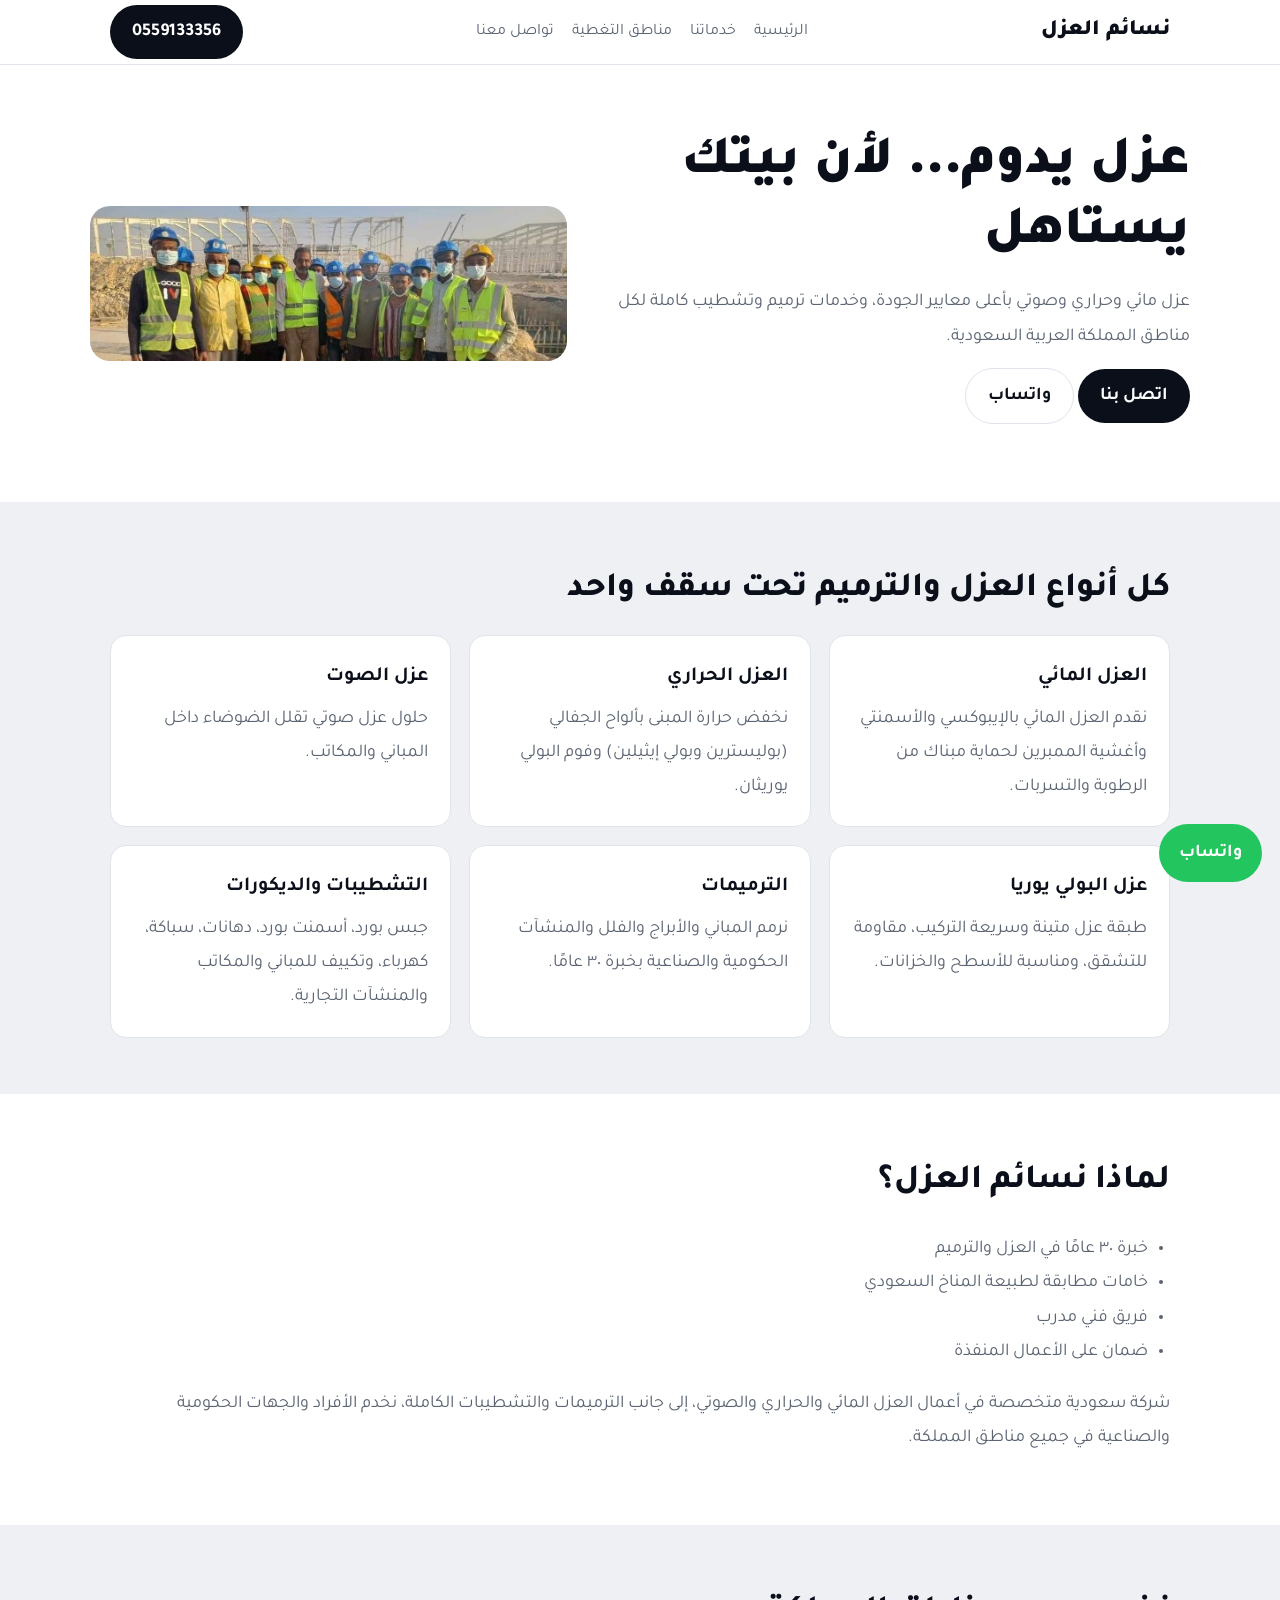
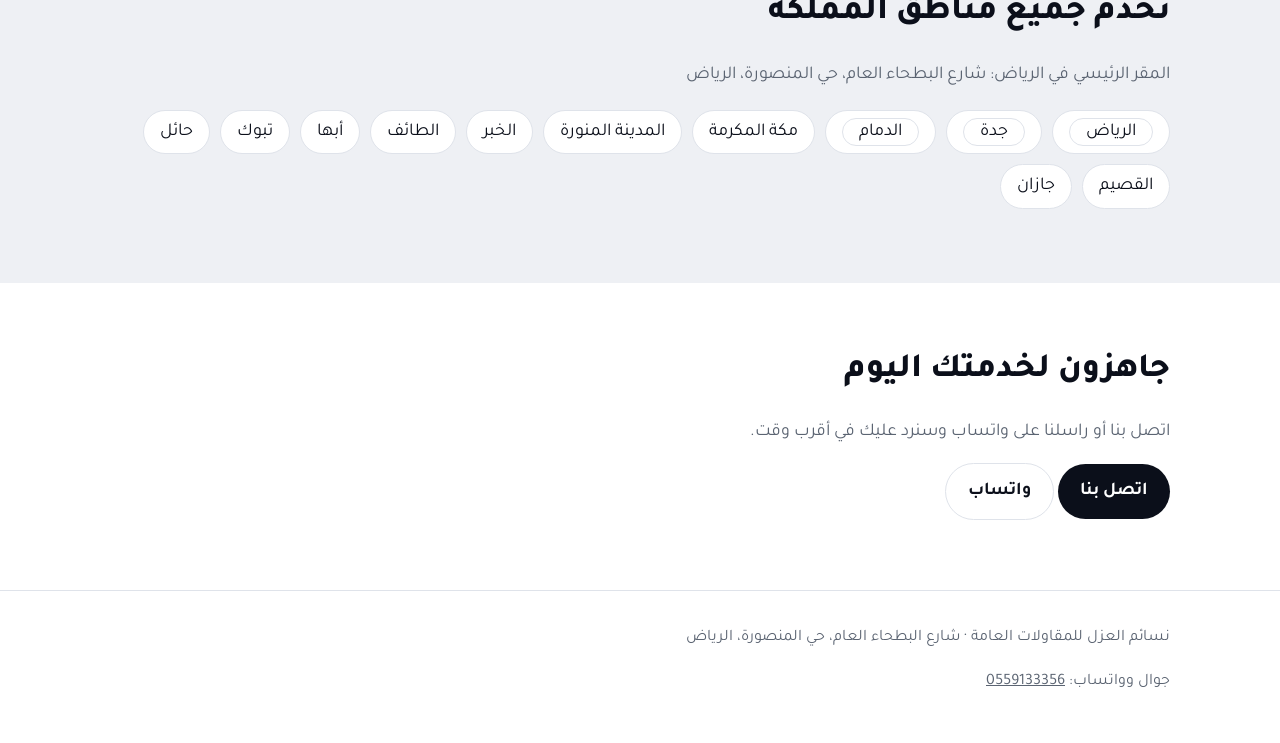
<file: index.html>
<!DOCTYPE html><html lang="ar" dir="rtl"><head><meta charset="UTF-8"><meta name="viewport" content="width=device-width,initial-scale=1">
<title>عزل مائي وحراري وصوتي وترميمات في السعودية | نسائم العزل للمقاولات العامة</title><meta name="description" content="نسائم العزل للمقاولات العامة: ٣٠ عامًا من الخبرة في العزل المائي والحراري والصوتي والترميمات والتشطيبات لجميع مناطق المملكة العربية السعودية."><link rel="canonical" href="https://bwewebs.github.io/Nasaim-Al-Azl/">
<meta property="og:title" content="عزل مائي وحراري وصوتي وترميمات في السعودية"><meta property="og:description" content="نسائم العزل للمقاولات العامة: ٣٠ عامًا من الخبرة في العزل المائي والحراري والصوتي والترميمات والتشطيبات لجميع مناطق المملكة العربية السعودية."><meta property="og:locale" content="ar_SA">
<link href="https://fonts.googleapis.com/css2?family=Tajawal:wght@400;500;700;900&display=swap" rel="stylesheet"><link rel="stylesheet" href="style.css"><script type="application/ld+json">{"@context":"https://schema.org","@type":"HomeAndConstructionBusiness","name":"نسائم العزل للمقاولات العامة","telephone":"+966559133356","url":"https://bwewebs.github.io/Nasaim-Al-Azl/","address":{"@type":"PostalAddress","streetAddress":"شارع البطحاء العام، حي المنصورة","addressLocality":"الرياض","addressCountry":"SA"},"areaServed":"SA"}</script></head><body>
<header><div class="w"><a class="logo" href="index.html">نسائم العزل</a><nav><a href="index.html">الرئيسية</a><a href="index.html#services">خدماتنا</a><a href="index.html#cities">مناطق التغطية</a><a href="index.html#contact">تواصل معنا</a></nav><a class="btn" href="tel:0559133356">0559133356</a></div></header>
<main><section class="w hero"><div><h1>عزل يدوم... لأن بيتك يستاهل</h1><p>عزل مائي وحراري وصوتي بأعلى معايير الجودة، وخدمات ترميم وتشطيب كاملة لكل مناطق المملكة العربية السعودية.</p><p><a class="btn" href="tel:0559133356">اتصل بنا</a> <a class="btn o" href="https://wa.me/966559133356">واتساب</a></p></div><img src="images/hero.jpg" alt="فريق نسائم العزل أثناء تنفيذ أعمال العزل" onerror="this.remove()"></section>
<section class="sec alt" id="services"><div class="w"><h2>كل أنواع العزل والترميم تحت سقف واحد</h2><div class="g"><a class="card" href="service-waterproofing.html"><h3>العزل المائي</h3><p>نقدم العزل المائي بالإيبوكسي والأسمنتي وأغشية الممبرين لحماية مبناك من الرطوبة والتسربات.</p></a><a class="card" href="service-thermal.html"><h3>العزل الحراري</h3><p>نخفض حرارة المبنى بألواح الجفالي (بوليسترين وبولي إيثيلين) وفوم البولي يوريثان.</p></a><a class="card" href="service-sound.html"><h3>عزل الصوت</h3><p>حلول عزل صوتي تقلل الضوضاء داخل المباني والمكاتب.</p></a><a class="card" href="service-polyurea.html"><h3>عزل البولي يوريا</h3><p>طبقة عزل متينة وسريعة التركيب، مقاومة للتشقق، ومناسبة للأسطح والخزانات.</p></a><a class="card" href="service-renovation.html"><h3>الترميمات</h3><p>نرمم المباني والأبراج والفلل والمنشآت الحكومية والصناعية بخبرة ٣٠ عامًا.</p></a><a class="card" href="service-finishing.html"><h3>التشطيبات والديكورات</h3><p>جبس بورد، أسمنت بورد، دهانات، سباكة، كهرباء، وتكييف للمباني والمكاتب والمنشآت التجارية.</p></a></div></div></section>
<section class="sec"><div class="w"><h2>لماذا نسائم العزل؟</h2><ul class='l'><li>خبرة ٣٠ عامًا في العزل والترميم</li><li>خامات مطابقة لطبيعة المناخ السعودي</li><li>فريق فني مدرب</li><li>ضمان على الأعمال المنفذة</li></ul><p>شركة سعودية متخصصة في أعمال العزل المائي والحراري والصوتي، إلى جانب الترميمات والتشطيبات الكاملة، نخدم الأفراد والجهات الحكومية والصناعية في جميع مناطق المملكة.</p></div></section>
<section class="sec alt" id="cities"><div class="w"><h2>نخدم جميع مناطق المملكة</h2><p>المقر الرئيسي في الرياض: شارع البطحاء العام، حي المنصورة، الرياض</p><ul class="tags"><li><a href="city-riyadh.html">الرياض</a></li><li><a href="city-jeddah.html">جدة</a></li><li><a href="city-dammam.html">الدمام</a></li><li>مكة المكرمة</li><li>المدينة المنورة</li><li>الخبر</li><li>الطائف</li><li>أبها</li><li>تبوك</li><li>حائل</li><li>القصيم</li><li>جازان</li></ul></div></section>
<section class="sec" id="contact"><div class="w"><h2>جاهزون لخدمتك اليوم</h2><p>اتصل بنا أو راسلنا على واتساب وسنرد عليك في أقرب وقت.</p><p><a class="btn" href="tel:0559133356">اتصل بنا</a> <a class="btn o" href="https://wa.me/966559133356">واتساب</a></p></div></section></main>
<footer><div class="w"><p>نسائم العزل للمقاولات العامة · شارع البطحاء العام، حي المنصورة، الرياض</p><p>جوال وواتساب: <a href="tel:0559133356">0559133356</a></p></div></footer>
<a class="wa" href="https://wa.me/966559133356">واتساب</a></body></html>
</file>
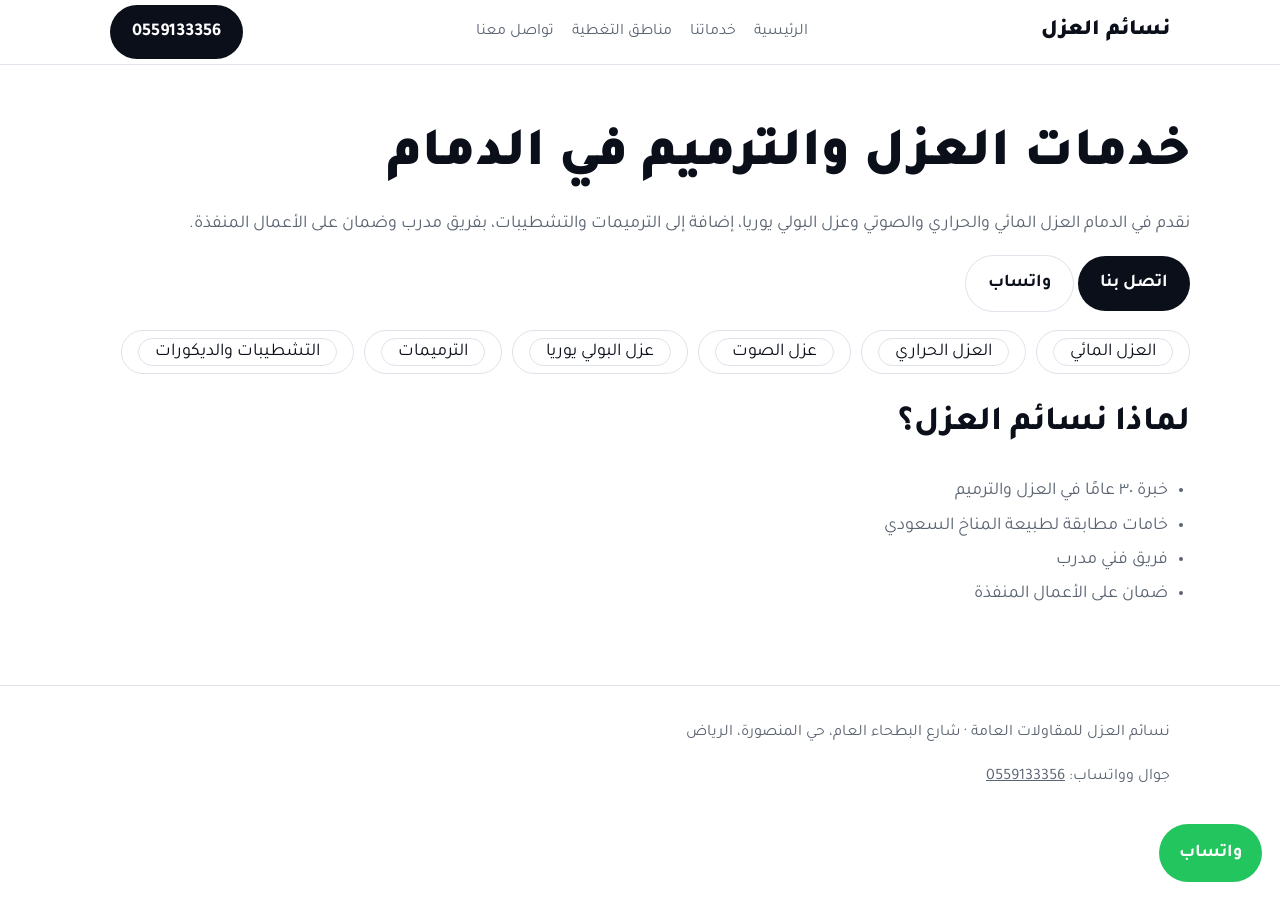
<file: city-dammam.html>
<!DOCTYPE html><html lang="ar" dir="rtl"><head><meta charset="UTF-8"><meta name="viewport" content="width=device-width,initial-scale=1">
<title>خدمات العزل والترميم في الدمام | نسائم العزل للمقاولات العامة</title><meta name="description" content="شركة نسائم العزل: عزل مائي وحراري وصوتي وترميمات وتشطيبات في الدمام بخبرة ٣٠ عامًا."><link rel="canonical" href="https://bwewebs.github.io/Nasaim-Al-Azl/city-dammam.html">
<meta property="og:title" content="خدمات العزل والترميم في الدمام"><meta property="og:description" content="شركة نسائم العزل: عزل مائي وحراري وصوتي وترميمات وتشطيبات في الدمام بخبرة ٣٠ عامًا."><meta property="og:locale" content="ar_SA">
<link href="https://fonts.googleapis.com/css2?family=Tajawal:wght@400;500;700;900&display=swap" rel="stylesheet"><link rel="stylesheet" href="style.css"></head><body>
<header><div class="w"><a class="logo" href="index.html">نسائم العزل</a><nav><a href="index.html">الرئيسية</a><a href="index.html#services">خدماتنا</a><a href="index.html#cities">مناطق التغطية</a><a href="index.html#contact">تواصل معنا</a></nav><a class="btn" href="tel:0559133356">0559133356</a></div></header>
<main class="w sec"><h1>خدمات العزل والترميم في الدمام</h1><p>نقدم في الدمام العزل المائي والحراري والصوتي وعزل البولي يوريا، إضافة إلى الترميمات والتشطيبات، بفريق مدرب وضمان على الأعمال المنفذة.</p><p><a class="btn" href="tel:0559133356">اتصل بنا</a> <a class="btn o" href="https://wa.me/966559133356">واتساب</a></p><ul class="tags"><li><a href="service-waterproofing.html">العزل المائي</a></li><li><a href="service-thermal.html">العزل الحراري</a></li><li><a href="service-sound.html">عزل الصوت</a></li><li><a href="service-polyurea.html">عزل البولي يوريا</a></li><li><a href="service-renovation.html">الترميمات</a></li><li><a href="service-finishing.html">التشطيبات والديكورات</a></li></ul><h2>لماذا نسائم العزل؟</h2><ul class='l'><li>خبرة ٣٠ عامًا في العزل والترميم</li><li>خامات مطابقة لطبيعة المناخ السعودي</li><li>فريق فني مدرب</li><li>ضمان على الأعمال المنفذة</li></ul></main>
<footer><div class="w"><p>نسائم العزل للمقاولات العامة · شارع البطحاء العام، حي المنصورة، الرياض</p><p>جوال وواتساب: <a href="tel:0559133356">0559133356</a></p></div></footer>
<a class="wa" href="https://wa.me/966559133356">واتساب</a></body></html>
</file>
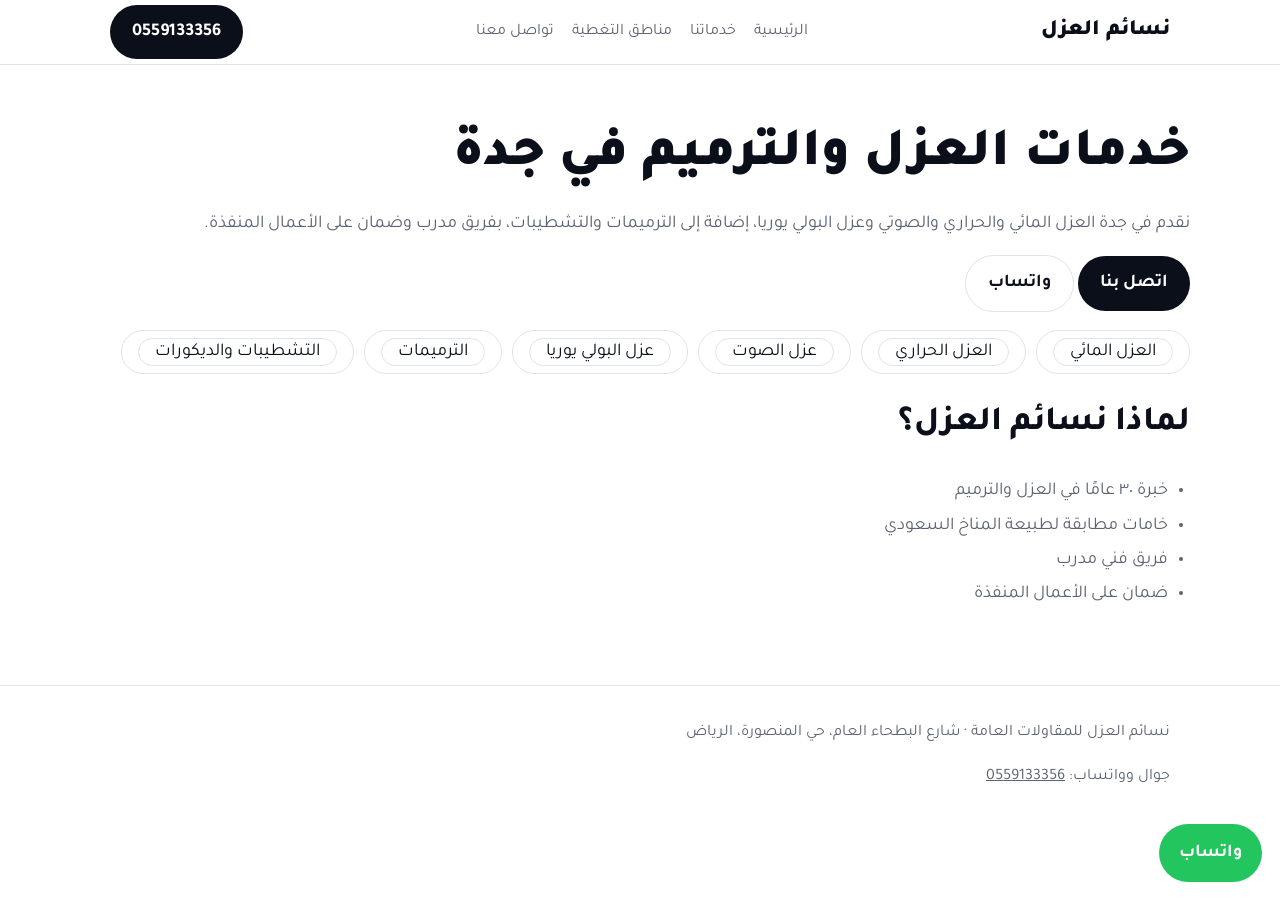
<file: city-jeddah.html>
<!DOCTYPE html><html lang="ar" dir="rtl"><head><meta charset="UTF-8"><meta name="viewport" content="width=device-width,initial-scale=1">
<title>خدمات العزل والترميم في جدة | نسائم العزل للمقاولات العامة</title><meta name="description" content="شركة نسائم العزل: عزل مائي وحراري وصوتي وترميمات وتشطيبات في جدة بخبرة ٣٠ عامًا."><link rel="canonical" href="https://bwewebs.github.io/Nasaim-Al-Azl/city-jeddah.html">
<meta property="og:title" content="خدمات العزل والترميم في جدة"><meta property="og:description" content="شركة نسائم العزل: عزل مائي وحراري وصوتي وترميمات وتشطيبات في جدة بخبرة ٣٠ عامًا."><meta property="og:locale" content="ar_SA">
<link href="https://fonts.googleapis.com/css2?family=Tajawal:wght@400;500;700;900&display=swap" rel="stylesheet"><link rel="stylesheet" href="style.css"></head><body>
<header><div class="w"><a class="logo" href="index.html">نسائم العزل</a><nav><a href="index.html">الرئيسية</a><a href="index.html#services">خدماتنا</a><a href="index.html#cities">مناطق التغطية</a><a href="index.html#contact">تواصل معنا</a></nav><a class="btn" href="tel:0559133356">0559133356</a></div></header>
<main class="w sec"><h1>خدمات العزل والترميم في جدة</h1><p>نقدم في جدة العزل المائي والحراري والصوتي وعزل البولي يوريا، إضافة إلى الترميمات والتشطيبات، بفريق مدرب وضمان على الأعمال المنفذة.</p><p><a class="btn" href="tel:0559133356">اتصل بنا</a> <a class="btn o" href="https://wa.me/966559133356">واتساب</a></p><ul class="tags"><li><a href="service-waterproofing.html">العزل المائي</a></li><li><a href="service-thermal.html">العزل الحراري</a></li><li><a href="service-sound.html">عزل الصوت</a></li><li><a href="service-polyurea.html">عزل البولي يوريا</a></li><li><a href="service-renovation.html">الترميمات</a></li><li><a href="service-finishing.html">التشطيبات والديكورات</a></li></ul><h2>لماذا نسائم العزل؟</h2><ul class='l'><li>خبرة ٣٠ عامًا في العزل والترميم</li><li>خامات مطابقة لطبيعة المناخ السعودي</li><li>فريق فني مدرب</li><li>ضمان على الأعمال المنفذة</li></ul></main>
<footer><div class="w"><p>نسائم العزل للمقاولات العامة · شارع البطحاء العام، حي المنصورة، الرياض</p><p>جوال وواتساب: <a href="tel:0559133356">0559133356</a></p></div></footer>
<a class="wa" href="https://wa.me/966559133356">واتساب</a></body></html>
</file>
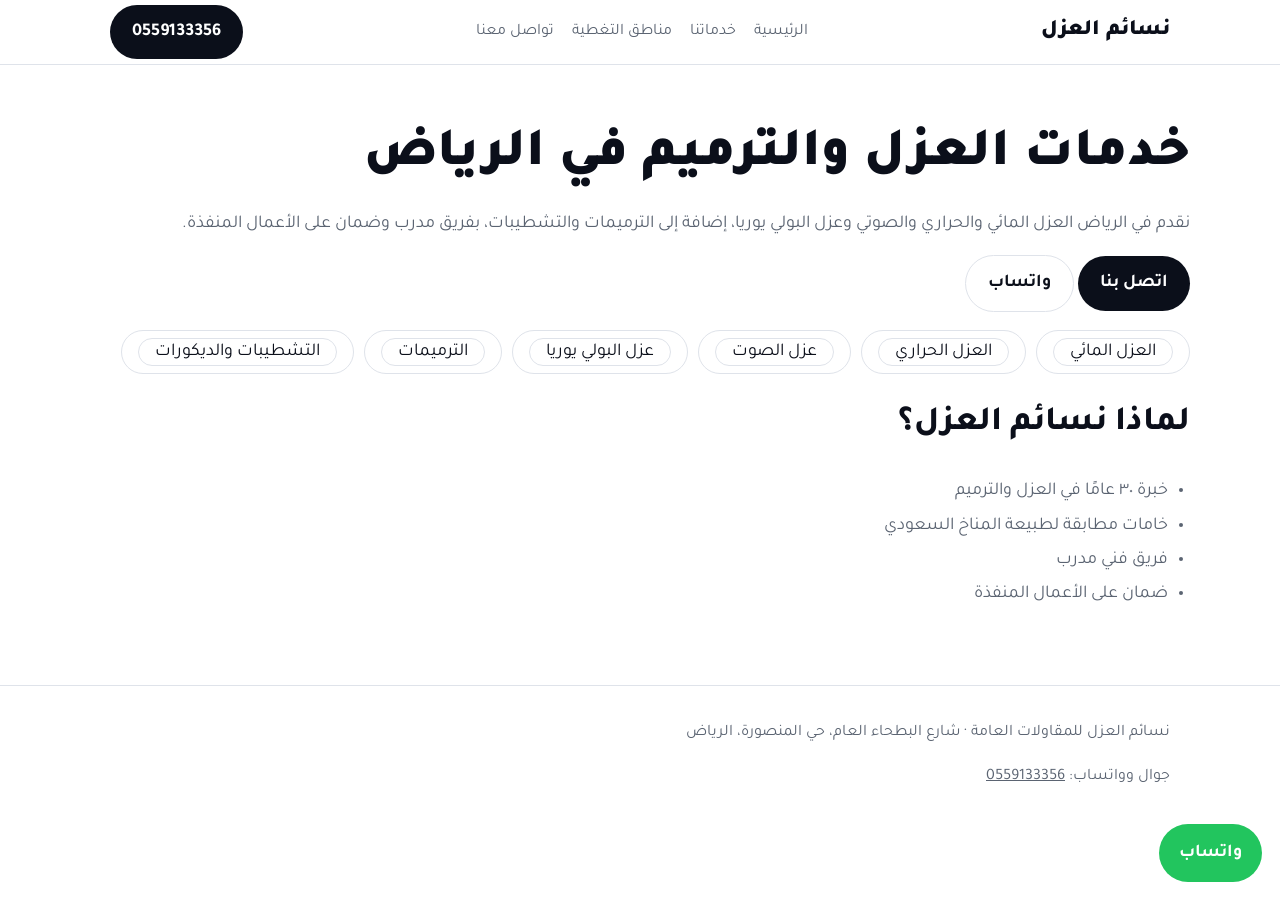
<file: city-riyadh.html>
<!DOCTYPE html><html lang="ar" dir="rtl"><head><meta charset="UTF-8"><meta name="viewport" content="width=device-width,initial-scale=1">
<title>خدمات العزل والترميم في الرياض | نسائم العزل للمقاولات العامة</title><meta name="description" content="شركة نسائم العزل: عزل مائي وحراري وصوتي وترميمات وتشطيبات في الرياض بخبرة ٣٠ عامًا."><link rel="canonical" href="https://bwewebs.github.io/Nasaim-Al-Azl/city-riyadh.html">
<meta property="og:title" content="خدمات العزل والترميم في الرياض"><meta property="og:description" content="شركة نسائم العزل: عزل مائي وحراري وصوتي وترميمات وتشطيبات في الرياض بخبرة ٣٠ عامًا."><meta property="og:locale" content="ar_SA">
<link href="https://fonts.googleapis.com/css2?family=Tajawal:wght@400;500;700;900&display=swap" rel="stylesheet"><link rel="stylesheet" href="style.css"></head><body>
<header><div class="w"><a class="logo" href="index.html">نسائم العزل</a><nav><a href="index.html">الرئيسية</a><a href="index.html#services">خدماتنا</a><a href="index.html#cities">مناطق التغطية</a><a href="index.html#contact">تواصل معنا</a></nav><a class="btn" href="tel:0559133356">0559133356</a></div></header>
<main class="w sec"><h1>خدمات العزل والترميم في الرياض</h1><p>نقدم في الرياض العزل المائي والحراري والصوتي وعزل البولي يوريا، إضافة إلى الترميمات والتشطيبات، بفريق مدرب وضمان على الأعمال المنفذة.</p><p><a class="btn" href="tel:0559133356">اتصل بنا</a> <a class="btn o" href="https://wa.me/966559133356">واتساب</a></p><ul class="tags"><li><a href="service-waterproofing.html">العزل المائي</a></li><li><a href="service-thermal.html">العزل الحراري</a></li><li><a href="service-sound.html">عزل الصوت</a></li><li><a href="service-polyurea.html">عزل البولي يوريا</a></li><li><a href="service-renovation.html">الترميمات</a></li><li><a href="service-finishing.html">التشطيبات والديكورات</a></li></ul><h2>لماذا نسائم العزل؟</h2><ul class='l'><li>خبرة ٣٠ عامًا في العزل والترميم</li><li>خامات مطابقة لطبيعة المناخ السعودي</li><li>فريق فني مدرب</li><li>ضمان على الأعمال المنفذة</li></ul></main>
<footer><div class="w"><p>نسائم العزل للمقاولات العامة · شارع البطحاء العام، حي المنصورة، الرياض</p><p>جوال وواتساب: <a href="tel:0559133356">0559133356</a></p></div></footer>
<a class="wa" href="https://wa.me/966559133356">واتساب</a></body></html>
</file>
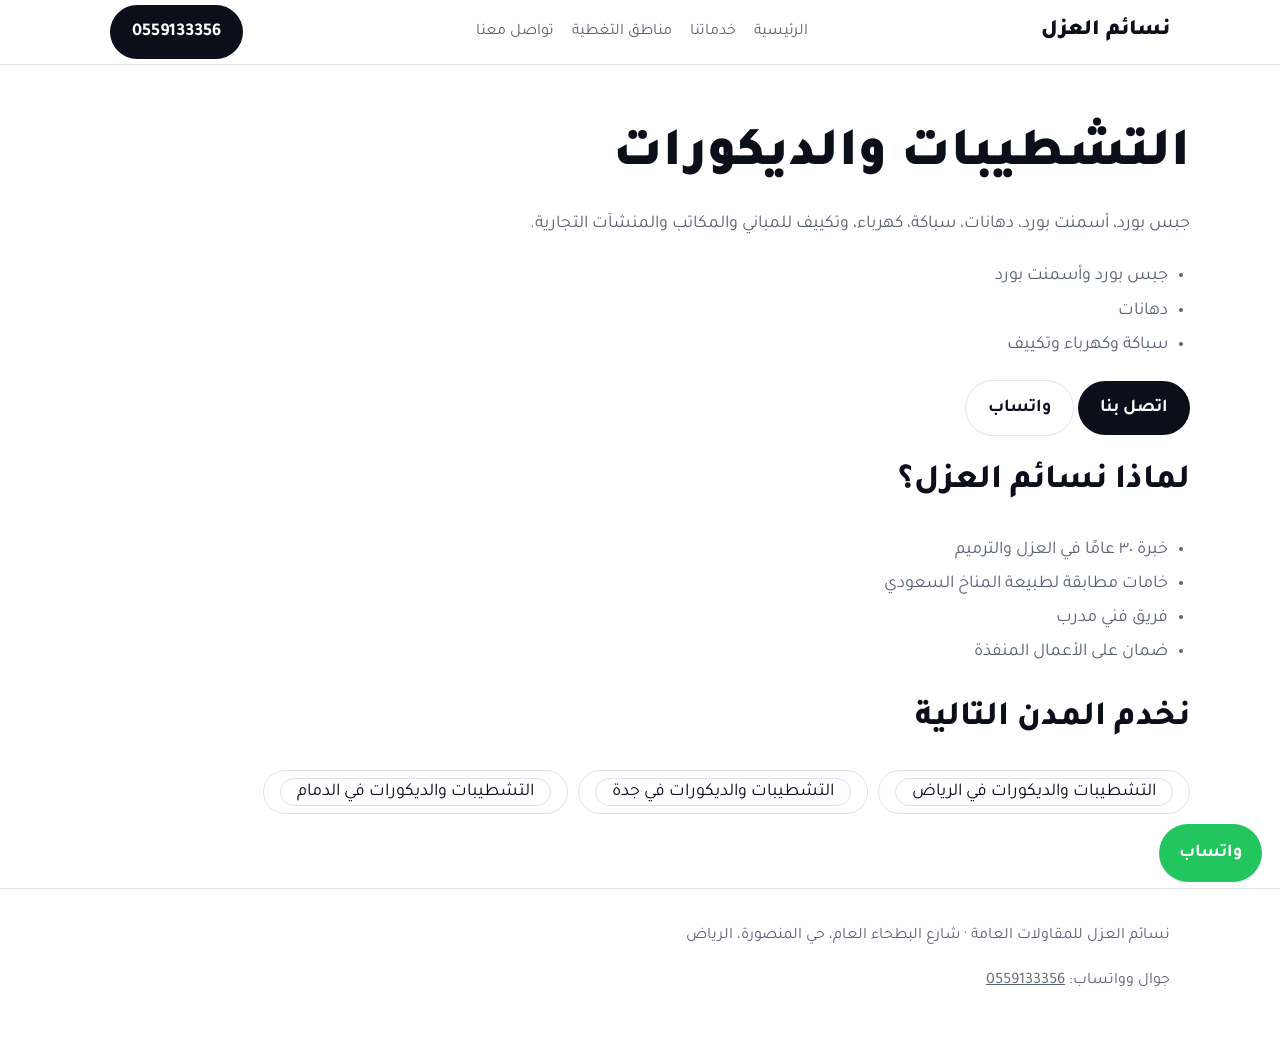
<file: service-finishing.html>
<!DOCTYPE html><html lang="ar" dir="rtl"><head><meta charset="UTF-8"><meta name="viewport" content="width=device-width,initial-scale=1">
<title>تشطيبات وديكورات للمباني والمكاتب | نسائم العزل للمقاولات العامة</title><meta name="description" content="جبس بورد، أسمنت بورد، دهانات، سباكة، كهرباء، وتكييف للمباني والمكاتب والمنشآت التجارية."><link rel="canonical" href="https://bwewebs.github.io/Nasaim-Al-Azl/service-finishing.html">
<meta property="og:title" content="تشطيبات وديكورات للمباني والمكاتب"><meta property="og:description" content="جبس بورد، أسمنت بورد، دهانات، سباكة، كهرباء، وتكييف للمباني والمكاتب والمنشآت التجارية."><meta property="og:locale" content="ar_SA">
<link href="https://fonts.googleapis.com/css2?family=Tajawal:wght@400;500;700;900&display=swap" rel="stylesheet"><link rel="stylesheet" href="style.css"></head><body>
<header><div class="w"><a class="logo" href="index.html">نسائم العزل</a><nav><a href="index.html">الرئيسية</a><a href="index.html#services">خدماتنا</a><a href="index.html#cities">مناطق التغطية</a><a href="index.html#contact">تواصل معنا</a></nav><a class="btn" href="tel:0559133356">0559133356</a></div></header>
<main class="w sec"><h1>التشطيبات والديكورات</h1><p>جبس بورد، أسمنت بورد، دهانات، سباكة، كهرباء، وتكييف للمباني والمكاتب والمنشآت التجارية.</p><ul class="l"><li>جبس بورد وأسمنت بورد</li><li>دهانات</li><li>سباكة وكهرباء وتكييف</li></ul><p><a class="btn" href="tel:0559133356">اتصل بنا</a> <a class="btn o" href="https://wa.me/966559133356">واتساب</a></p><h2>لماذا نسائم العزل؟</h2><ul class='l'><li>خبرة ٣٠ عامًا في العزل والترميم</li><li>خامات مطابقة لطبيعة المناخ السعودي</li><li>فريق فني مدرب</li><li>ضمان على الأعمال المنفذة</li></ul><h2>نخدم المدن التالية</h2><ul class="tags"><li><a href="city-riyadh.html">التشطيبات والديكورات في الرياض</a></li><li><a href="city-jeddah.html">التشطيبات والديكورات في جدة</a></li><li><a href="city-dammam.html">التشطيبات والديكورات في الدمام</a></li></ul></main>
<footer><div class="w"><p>نسائم العزل للمقاولات العامة · شارع البطحاء العام، حي المنصورة، الرياض</p><p>جوال وواتساب: <a href="tel:0559133356">0559133356</a></p></div></footer>
<a class="wa" href="https://wa.me/966559133356">واتساب</a></body></html>
</file>
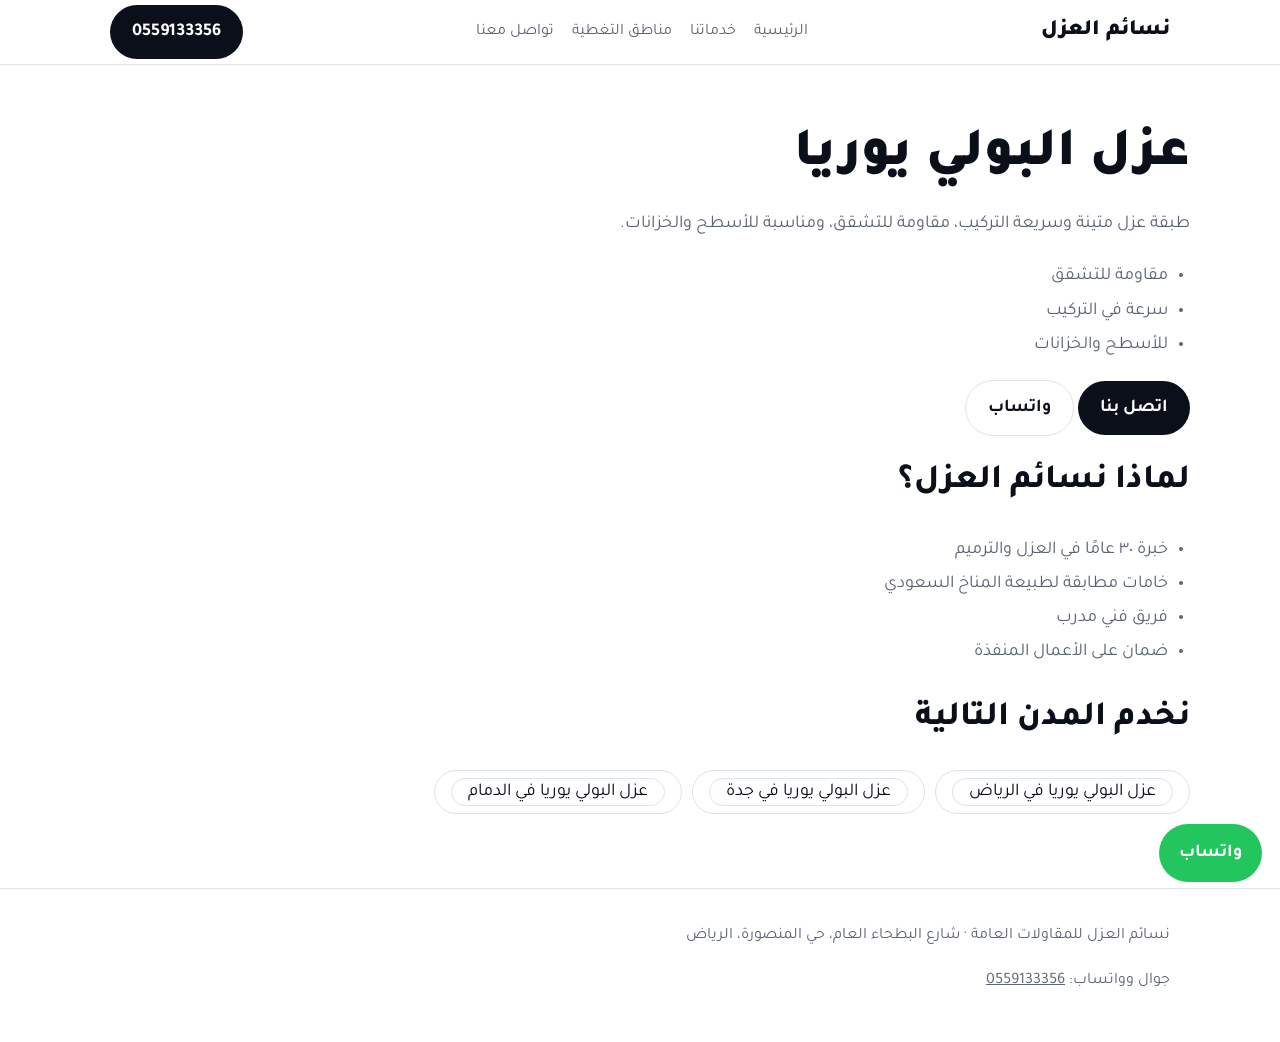
<file: service-polyurea.html>
<!DOCTYPE html><html lang="ar" dir="rtl"><head><meta charset="UTF-8"><meta name="viewport" content="width=device-width,initial-scale=1">
<title>عزل البولي يوريا للأسطح والخزانات | نسائم العزل للمقاولات العامة</title><meta name="description" content="طبقة عزل متينة وسريعة التركيب، مقاومة للتشقق، ومناسبة للأسطح والخزانات."><link rel="canonical" href="https://bwewebs.github.io/Nasaim-Al-Azl/service-polyurea.html">
<meta property="og:title" content="عزل البولي يوريا للأسطح والخزانات"><meta property="og:description" content="طبقة عزل متينة وسريعة التركيب، مقاومة للتشقق، ومناسبة للأسطح والخزانات."><meta property="og:locale" content="ar_SA">
<link href="https://fonts.googleapis.com/css2?family=Tajawal:wght@400;500;700;900&display=swap" rel="stylesheet"><link rel="stylesheet" href="style.css"></head><body>
<header><div class="w"><a class="logo" href="index.html">نسائم العزل</a><nav><a href="index.html">الرئيسية</a><a href="index.html#services">خدماتنا</a><a href="index.html#cities">مناطق التغطية</a><a href="index.html#contact">تواصل معنا</a></nav><a class="btn" href="tel:0559133356">0559133356</a></div></header>
<main class="w sec"><h1>عزل البولي يوريا</h1><p>طبقة عزل متينة وسريعة التركيب، مقاومة للتشقق، ومناسبة للأسطح والخزانات.</p><ul class="l"><li>مقاومة للتشقق</li><li>سرعة في التركيب</li><li>للأسطح والخزانات</li></ul><p><a class="btn" href="tel:0559133356">اتصل بنا</a> <a class="btn o" href="https://wa.me/966559133356">واتساب</a></p><h2>لماذا نسائم العزل؟</h2><ul class='l'><li>خبرة ٣٠ عامًا في العزل والترميم</li><li>خامات مطابقة لطبيعة المناخ السعودي</li><li>فريق فني مدرب</li><li>ضمان على الأعمال المنفذة</li></ul><h2>نخدم المدن التالية</h2><ul class="tags"><li><a href="city-riyadh.html">عزل البولي يوريا في الرياض</a></li><li><a href="city-jeddah.html">عزل البولي يوريا في جدة</a></li><li><a href="city-dammam.html">عزل البولي يوريا في الدمام</a></li></ul></main>
<footer><div class="w"><p>نسائم العزل للمقاولات العامة · شارع البطحاء العام، حي المنصورة، الرياض</p><p>جوال وواتساب: <a href="tel:0559133356">0559133356</a></p></div></footer>
<a class="wa" href="https://wa.me/966559133356">واتساب</a></body></html>
</file>
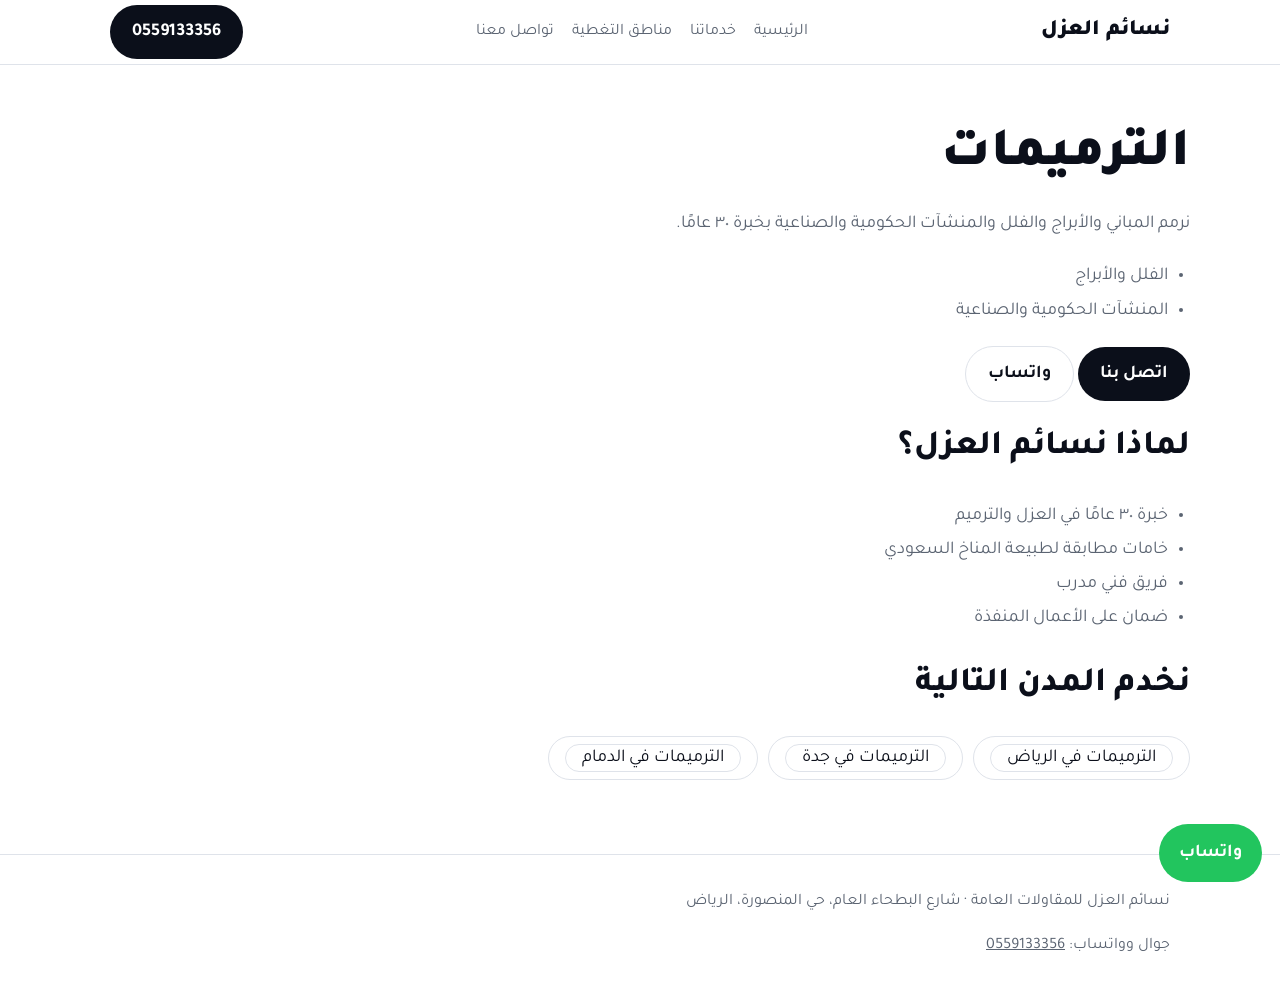
<file: service-renovation.html>
<!DOCTYPE html><html lang="ar" dir="rtl"><head><meta charset="UTF-8"><meta name="viewport" content="width=device-width,initial-scale=1">
<title>ترميم المباني والفلل والمنشآت | نسائم العزل للمقاولات العامة</title><meta name="description" content="نرمم المباني والأبراج والفلل والمنشآت الحكومية والصناعية بخبرة ٣٠ عامًا."><link rel="canonical" href="https://bwewebs.github.io/Nasaim-Al-Azl/service-renovation.html">
<meta property="og:title" content="ترميم المباني والفلل والمنشآت"><meta property="og:description" content="نرمم المباني والأبراج والفلل والمنشآت الحكومية والصناعية بخبرة ٣٠ عامًا."><meta property="og:locale" content="ar_SA">
<link href="https://fonts.googleapis.com/css2?family=Tajawal:wght@400;500;700;900&display=swap" rel="stylesheet"><link rel="stylesheet" href="style.css"></head><body>
<header><div class="w"><a class="logo" href="index.html">نسائم العزل</a><nav><a href="index.html">الرئيسية</a><a href="index.html#services">خدماتنا</a><a href="index.html#cities">مناطق التغطية</a><a href="index.html#contact">تواصل معنا</a></nav><a class="btn" href="tel:0559133356">0559133356</a></div></header>
<main class="w sec"><h1>الترميمات</h1><p>نرمم المباني والأبراج والفلل والمنشآت الحكومية والصناعية بخبرة ٣٠ عامًا.</p><ul class="l"><li>الفلل والأبراج</li><li>المنشآت الحكومية والصناعية</li></ul><p><a class="btn" href="tel:0559133356">اتصل بنا</a> <a class="btn o" href="https://wa.me/966559133356">واتساب</a></p><h2>لماذا نسائم العزل؟</h2><ul class='l'><li>خبرة ٣٠ عامًا في العزل والترميم</li><li>خامات مطابقة لطبيعة المناخ السعودي</li><li>فريق فني مدرب</li><li>ضمان على الأعمال المنفذة</li></ul><h2>نخدم المدن التالية</h2><ul class="tags"><li><a href="city-riyadh.html">الترميمات في الرياض</a></li><li><a href="city-jeddah.html">الترميمات في جدة</a></li><li><a href="city-dammam.html">الترميمات في الدمام</a></li></ul></main>
<footer><div class="w"><p>نسائم العزل للمقاولات العامة · شارع البطحاء العام، حي المنصورة، الرياض</p><p>جوال وواتساب: <a href="tel:0559133356">0559133356</a></p></div></footer>
<a class="wa" href="https://wa.me/966559133356">واتساب</a></body></html>
</file>
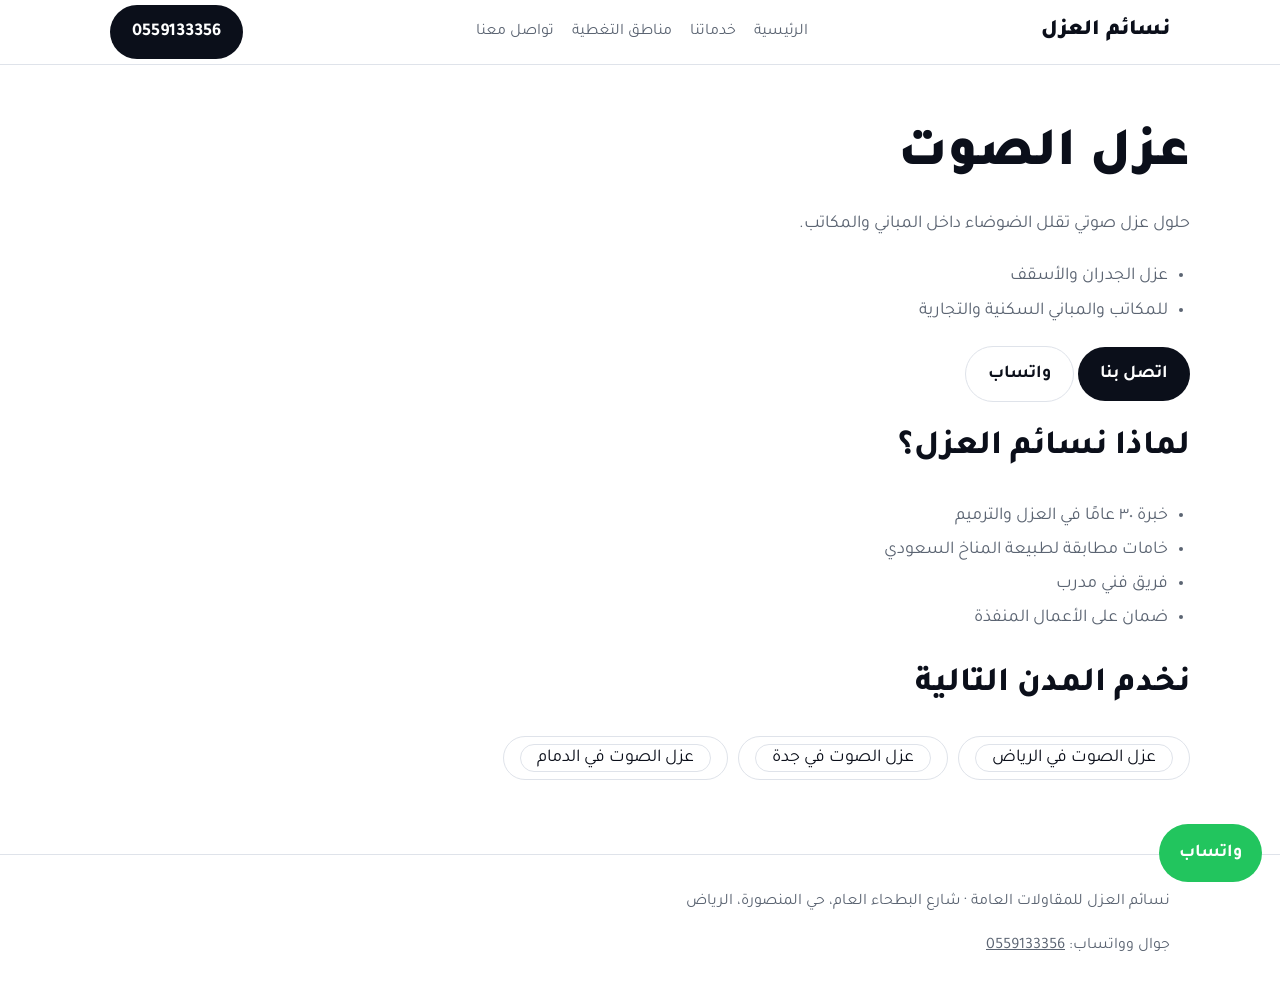
<file: service-sound.html>
<!DOCTYPE html><html lang="ar" dir="rtl"><head><meta charset="UTF-8"><meta name="viewport" content="width=device-width,initial-scale=1">
<title>عزل صوتي للمباني والمكاتب | نسائم العزل للمقاولات العامة</title><meta name="description" content="حلول عزل صوتي تقلل الضوضاء داخل المباني والمكاتب."><link rel="canonical" href="https://bwewebs.github.io/Nasaim-Al-Azl/service-sound.html">
<meta property="og:title" content="عزل صوتي للمباني والمكاتب"><meta property="og:description" content="حلول عزل صوتي تقلل الضوضاء داخل المباني والمكاتب."><meta property="og:locale" content="ar_SA">
<link href="https://fonts.googleapis.com/css2?family=Tajawal:wght@400;500;700;900&display=swap" rel="stylesheet"><link rel="stylesheet" href="style.css"></head><body>
<header><div class="w"><a class="logo" href="index.html">نسائم العزل</a><nav><a href="index.html">الرئيسية</a><a href="index.html#services">خدماتنا</a><a href="index.html#cities">مناطق التغطية</a><a href="index.html#contact">تواصل معنا</a></nav><a class="btn" href="tel:0559133356">0559133356</a></div></header>
<main class="w sec"><h1>عزل الصوت</h1><p>حلول عزل صوتي تقلل الضوضاء داخل المباني والمكاتب.</p><ul class="l"><li>عزل الجدران والأسقف</li><li>للمكاتب والمباني السكنية والتجارية</li></ul><p><a class="btn" href="tel:0559133356">اتصل بنا</a> <a class="btn o" href="https://wa.me/966559133356">واتساب</a></p><h2>لماذا نسائم العزل؟</h2><ul class='l'><li>خبرة ٣٠ عامًا في العزل والترميم</li><li>خامات مطابقة لطبيعة المناخ السعودي</li><li>فريق فني مدرب</li><li>ضمان على الأعمال المنفذة</li></ul><h2>نخدم المدن التالية</h2><ul class="tags"><li><a href="city-riyadh.html">عزل الصوت في الرياض</a></li><li><a href="city-jeddah.html">عزل الصوت في جدة</a></li><li><a href="city-dammam.html">عزل الصوت في الدمام</a></li></ul></main>
<footer><div class="w"><p>نسائم العزل للمقاولات العامة · شارع البطحاء العام، حي المنصورة، الرياض</p><p>جوال وواتساب: <a href="tel:0559133356">0559133356</a></p></div></footer>
<a class="wa" href="https://wa.me/966559133356">واتساب</a></body></html>
</file>
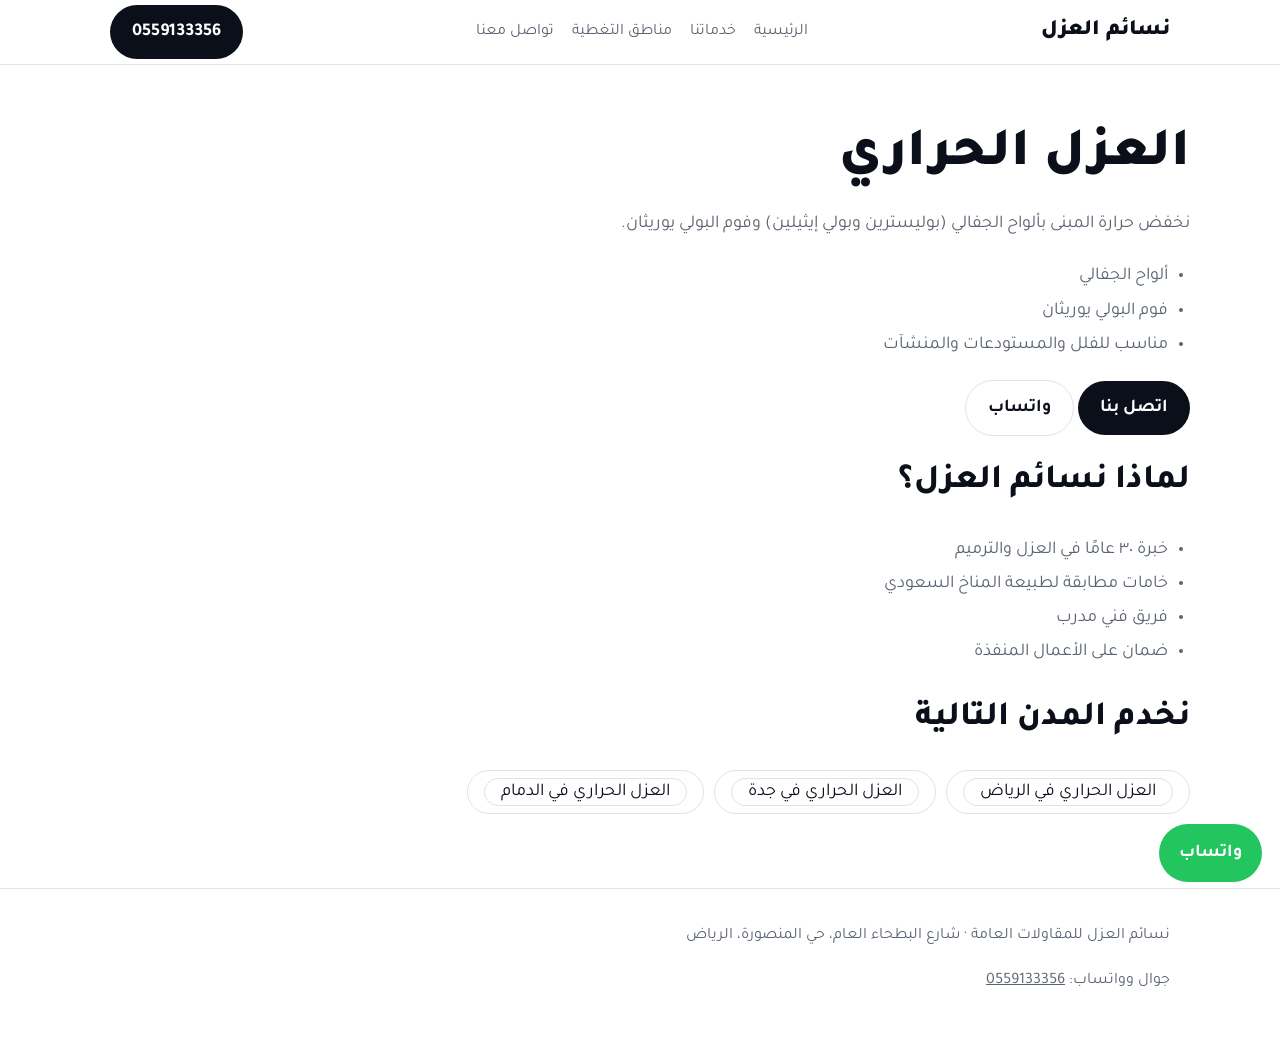
<file: service-thermal.html>
<!DOCTYPE html><html lang="ar" dir="rtl"><head><meta charset="UTF-8"><meta name="viewport" content="width=device-width,initial-scale=1">
<title>عزل حراري للمباني بألواح الجفالي والفوم | نسائم العزل للمقاولات العامة</title><meta name="description" content="نخفض حرارة المبنى بألواح الجفالي (بوليسترين وبولي إيثيلين) وفوم البولي يوريثان."><link rel="canonical" href="https://bwewebs.github.io/Nasaim-Al-Azl/service-thermal.html">
<meta property="og:title" content="عزل حراري للمباني بألواح الجفالي والفوم"><meta property="og:description" content="نخفض حرارة المبنى بألواح الجفالي (بوليسترين وبولي إيثيلين) وفوم البولي يوريثان."><meta property="og:locale" content="ar_SA">
<link href="https://fonts.googleapis.com/css2?family=Tajawal:wght@400;500;700;900&display=swap" rel="stylesheet"><link rel="stylesheet" href="style.css"></head><body>
<header><div class="w"><a class="logo" href="index.html">نسائم العزل</a><nav><a href="index.html">الرئيسية</a><a href="index.html#services">خدماتنا</a><a href="index.html#cities">مناطق التغطية</a><a href="index.html#contact">تواصل معنا</a></nav><a class="btn" href="tel:0559133356">0559133356</a></div></header>
<main class="w sec"><h1>العزل الحراري</h1><p>نخفض حرارة المبنى بألواح الجفالي (بوليسترين وبولي إيثيلين) وفوم البولي يوريثان.</p><ul class="l"><li>ألواح الجفالي</li><li>فوم البولي يوريثان</li><li>مناسب للفلل والمستودعات والمنشآت</li></ul><p><a class="btn" href="tel:0559133356">اتصل بنا</a> <a class="btn o" href="https://wa.me/966559133356">واتساب</a></p><h2>لماذا نسائم العزل؟</h2><ul class='l'><li>خبرة ٣٠ عامًا في العزل والترميم</li><li>خامات مطابقة لطبيعة المناخ السعودي</li><li>فريق فني مدرب</li><li>ضمان على الأعمال المنفذة</li></ul><h2>نخدم المدن التالية</h2><ul class="tags"><li><a href="city-riyadh.html">العزل الحراري في الرياض</a></li><li><a href="city-jeddah.html">العزل الحراري في جدة</a></li><li><a href="city-dammam.html">العزل الحراري في الدمام</a></li></ul></main>
<footer><div class="w"><p>نسائم العزل للمقاولات العامة · شارع البطحاء العام، حي المنصورة، الرياض</p><p>جوال وواتساب: <a href="tel:0559133356">0559133356</a></p></div></footer>
<a class="wa" href="https://wa.me/966559133356">واتساب</a></body></html>
</file>
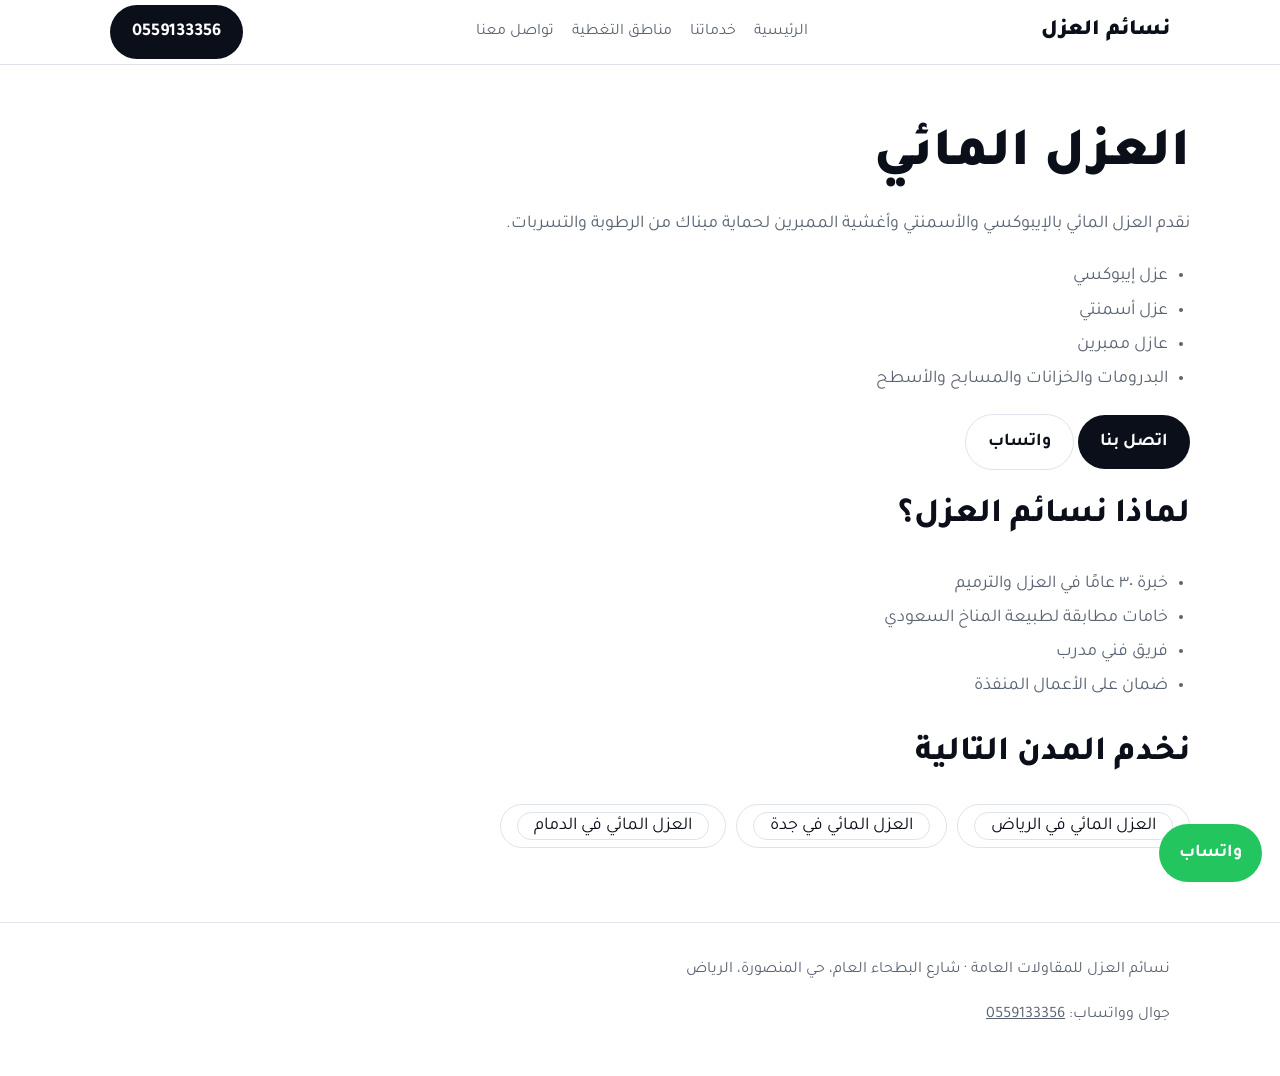
<file: service-waterproofing.html>
<!DOCTYPE html><html lang="ar" dir="rtl"><head><meta charset="UTF-8"><meta name="viewport" content="width=device-width,initial-scale=1">
<title>عزل مائي للبدرومات والخزانات والمسابح والأسطح | نسائم العزل للمقاولات العامة</title><meta name="description" content="نقدم العزل المائي بالإيبوكسي والأسمنتي وأغشية الممبرين لحماية مبناك من الرطوبة والتسربات."><link rel="canonical" href="https://bwewebs.github.io/Nasaim-Al-Azl/service-waterproofing.html">
<meta property="og:title" content="عزل مائي للبدرومات والخزانات والمسابح والأسطح"><meta property="og:description" content="نقدم العزل المائي بالإيبوكسي والأسمنتي وأغشية الممبرين لحماية مبناك من الرطوبة والتسربات."><meta property="og:locale" content="ar_SA">
<link href="https://fonts.googleapis.com/css2?family=Tajawal:wght@400;500;700;900&display=swap" rel="stylesheet"><link rel="stylesheet" href="style.css"></head><body>
<header><div class="w"><a class="logo" href="index.html">نسائم العزل</a><nav><a href="index.html">الرئيسية</a><a href="index.html#services">خدماتنا</a><a href="index.html#cities">مناطق التغطية</a><a href="index.html#contact">تواصل معنا</a></nav><a class="btn" href="tel:0559133356">0559133356</a></div></header>
<main class="w sec"><h1>العزل المائي</h1><p>نقدم العزل المائي بالإيبوكسي والأسمنتي وأغشية الممبرين لحماية مبناك من الرطوبة والتسربات.</p><ul class="l"><li>عزل إيبوكسي</li><li>عزل أسمنتي</li><li>عازل ممبرين</li><li>البدرومات والخزانات والمسابح والأسطح</li></ul><p><a class="btn" href="tel:0559133356">اتصل بنا</a> <a class="btn o" href="https://wa.me/966559133356">واتساب</a></p><h2>لماذا نسائم العزل؟</h2><ul class='l'><li>خبرة ٣٠ عامًا في العزل والترميم</li><li>خامات مطابقة لطبيعة المناخ السعودي</li><li>فريق فني مدرب</li><li>ضمان على الأعمال المنفذة</li></ul><h2>نخدم المدن التالية</h2><ul class="tags"><li><a href="city-riyadh.html">العزل المائي في الرياض</a></li><li><a href="city-jeddah.html">العزل المائي في جدة</a></li><li><a href="city-dammam.html">العزل المائي في الدمام</a></li></ul></main>
<footer><div class="w"><p>نسائم العزل للمقاولات العامة · شارع البطحاء العام، حي المنصورة، الرياض</p><p>جوال وواتساب: <a href="tel:0559133356">0559133356</a></p></div></footer>
<a class="wa" href="https://wa.me/966559133356">واتساب</a></body></html>
</file>
<file: style.css>
:root{--ink:#0b0f1a;--mut:#5b6472;--bg:#fff;--alt:#eef0f4;--line:#dfe3ea;--acc:#0e6b6b}
@media(prefers-color-scheme:dark){:root{--ink:#f2f4f8;--mut:#a9b1bf;--bg:#0d1118;--alt:#151b25;--line:#263041;--acc:#4fc3c3}}
*{box-sizing:border-box}html{scroll-behavior:smooth}
body{margin:0;font-family:Tajawal,Cairo,sans-serif;background:var(--bg);color:var(--ink);line-height:1.9;font-size:18px}
a{color:inherit}.w{max-width:1100px;margin:auto;padding:0 20px}
header{position:sticky;top:0;background:var(--bg);border-bottom:1px solid var(--line);z-index:5}
header .w{display:flex;align-items:center;justify-content:space-between;gap:12px;min-height:64px;flex-wrap:wrap}
nav{display:flex;gap:18px;flex-wrap:wrap}nav a{text-decoration:none;color:var(--mut);font-size:16px}nav a:hover{color:var(--ink)}
.logo{font-weight:900;font-size:22px;text-decoration:none}
.btn{display:inline-block;padding:10px 22px;border-radius:999px;background:var(--ink);color:var(--bg);text-decoration:none;font-weight:700}
.btn.o{background:none;color:var(--ink);border:1px solid var(--line)}
.hero{padding:64px 0;display:grid;grid-template-columns:1.1fr .9fr;gap:40px;align-items:center}
.hero img{width:100%;border-radius:20px;max-height:420px;object-fit:cover}
h1{font-size:clamp(32px,5vw,54px);line-height:1.3;margin:0 0 16px;font-weight:900}
h2{font-size:clamp(24px,3.5vw,34px);margin:0 0 12px;font-weight:800}
p{margin:0 0 14px;color:var(--mut)}.sec{padding:56px 0}.alt{background:var(--alt)}
.g{display:grid;grid-template-columns:repeat(auto-fit,minmax(280px,1fr));gap:18px}
.card{border:1px solid var(--line);border-radius:16px;padding:22px;background:var(--bg);text-decoration:none;display:block}
.card h3{margin:0 0 6px;font-size:20px}.card p{margin:0}
.tags{display:flex;flex-wrap:wrap;gap:10px;padding:0;list-style:none}
.tags a,.tags li{border:1px solid var(--line);border-radius:999px;padding:4px 16px;text-decoration:none;background:var(--bg)}
ul.l{padding-inline-start:22px;color:var(--mut)}
footer{border-top:1px solid var(--line);padding:32px 0;color:var(--mut);font-size:16px}
.wa{position:fixed;inset-inline-start:18px;bottom:18px;background:#22c55e;color:#fff;border-radius:999px;padding:12px 20px;font-weight:700;text-decoration:none;z-index:6}
a:focus-visible,.btn:focus-visible{outline:3px solid var(--acc);outline-offset:3px}
@media(max-width:760px){.hero{grid-template-columns:1fr;padding:36px 0}}
</file>
